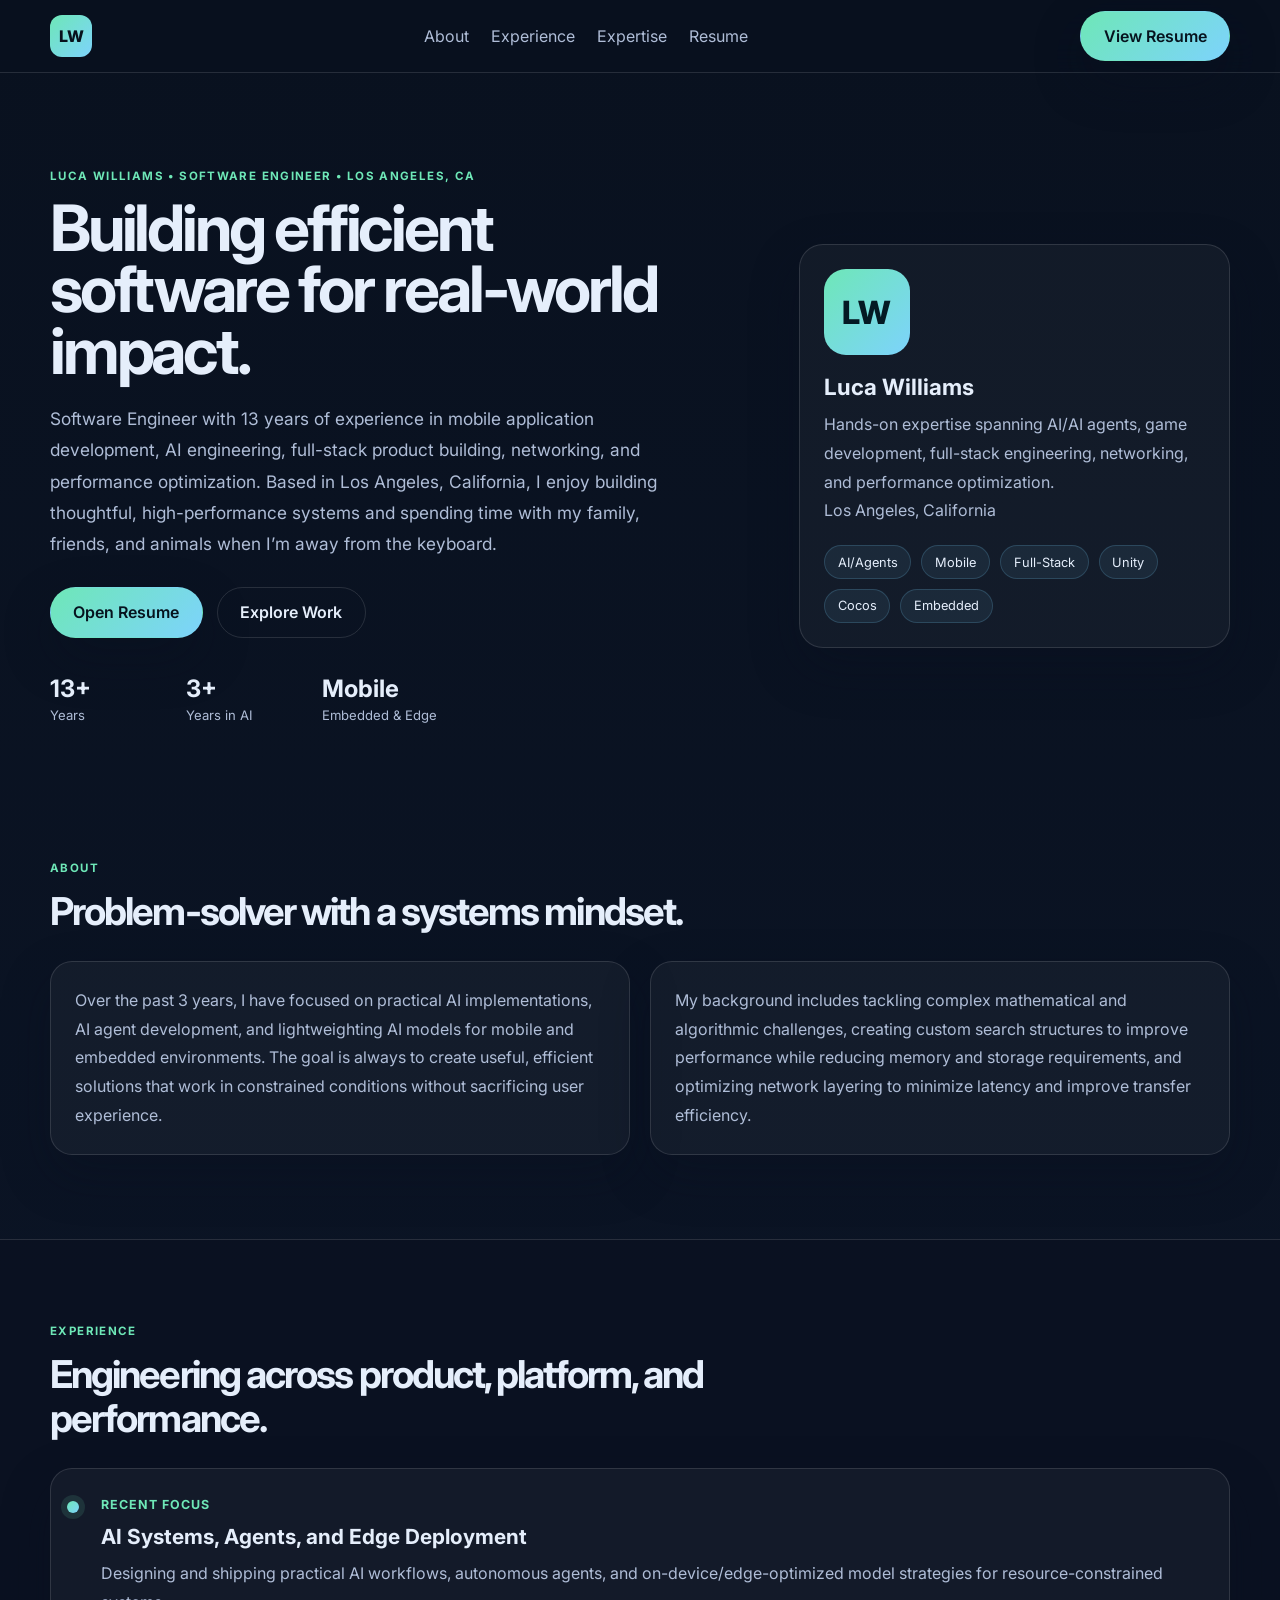
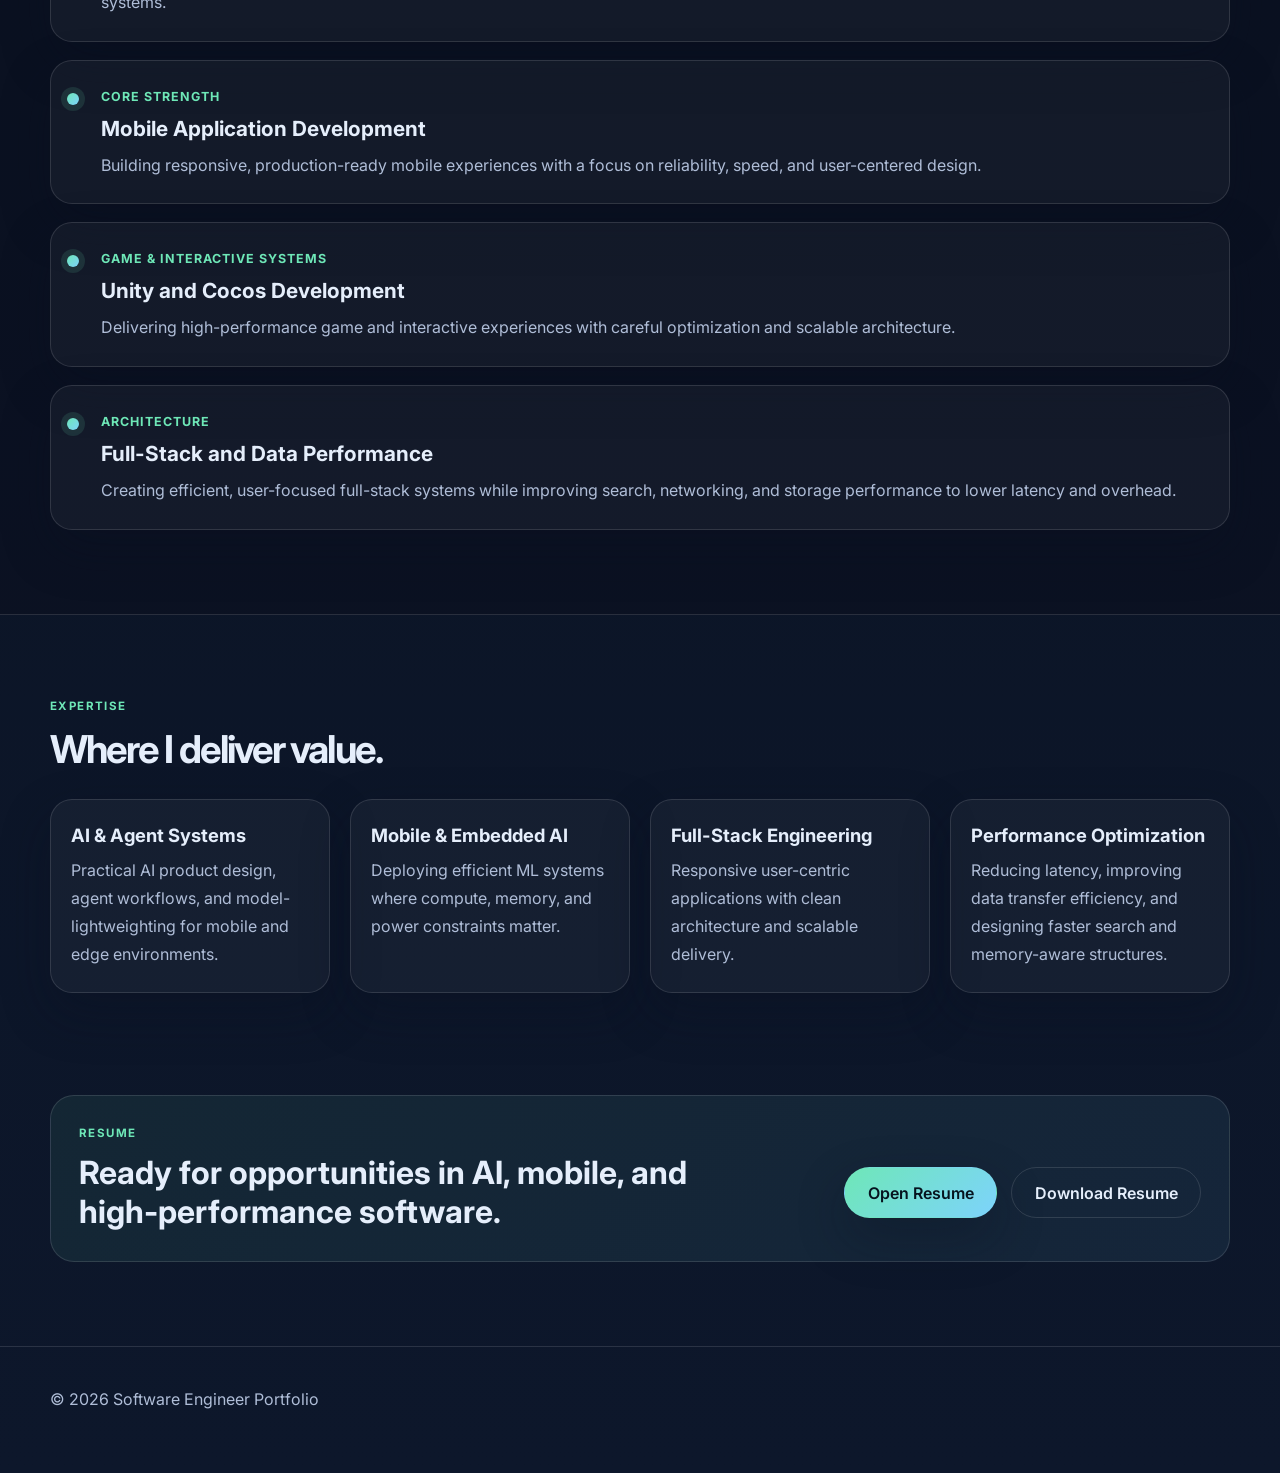
<file: index.html>
<!DOCTYPE html>
<html lang="en">
  <head>
    <meta charset="UTF-8" />
    <meta name="viewport" content="width=device-width, initial-scale=1.0" />
    <title>Software Engineer | Resume Portfolio</title>
    <meta
      name="description"
      content="Software Engineer portfolio and resume highlighting AI/agent systems, mobile engineering, full-stack development, and performance optimization."
    />
    <link rel="preconnect" href="https://fonts.googleapis.com" />
    <link rel="preconnect" href="https://fonts.gstatic.com" crossorigin />
    <link
      href="https://fonts.googleapis.com/css2?family=Inter:wght@400;500;600;700;800&display=swap"
      rel="stylesheet"
    />
    <link rel="stylesheet" href="styles.css" />
  </head>
  <body>
    <header class="site-header">
      <div class="container nav-wrap">
        <a class="brand" href="#top">LW</a>
        <nav class="main-nav" aria-label="Main navigation">
          <a href="#about">About</a>
          <a href="#experience">Experience</a>
          <a href="#expertise">Expertise</a>
          <a href="#resume">Resume</a>
        </nav>
        <a class="button button-primary" href="resume.html">View Resume</a>
      </div>
    </header>

    <main id="top">
      <section class="hero">
        <div class="container hero-grid">
          <div class="hero-copy">
            <p class="eyebrow">Luca Williams • Software Engineer • Los Angeles, CA</p>
            <h1>Building efficient software for real-world impact.</h1>
            <p class="lead">
              Software Engineer with 13 years of experience in mobile application development,
              AI engineering, full-stack product building, networking, and performance
              optimization. Based in Los Angeles, California, I enjoy building thoughtful,
              high-performance systems and spending time with my family, friends, and animals
              when I’m away from the keyboard.
            </p>
            <div class="cta-row">
              <a class="button button-primary" href="resume.html">Open Resume</a>
              <a class="button button-secondary" href="#experience">Explore Work</a>
            </div>
            <ul class="mini-stats" aria-label="Career summary">
              <li><strong>13+</strong><span>Years</span></li>
              <li><strong>3+</strong><span>Years in AI</span></li>
              <li><strong>Mobile</strong><span>Embedded & Edge</span></li>
            </ul>
          </div>

          <div class="profile-card" aria-label="Professional summary">
            <div class="avatar">LW</div>
            <h2>Luca Williams</h2>
            <p>
              Hands-on expertise spanning AI/AI agents, game development, full-stack
              engineering, networking, and performance optimization.
            </p>
            <p class="location-line">Los Angeles, California</p>
            <div class="tag-list">
              <span>AI/Agents</span>
              <span>Mobile</span>
              <span>Full-Stack</span>
              <span>Unity</span>
              <span>Cocos</span>
              <span>Embedded</span>
            </div>
          </div>
        </div>
      </section>

      <section id="about" class="section">
        <div class="container">
          <div class="section-heading">
            <p class="eyebrow">About</p>
            <h2>Problem-solver with a systems mindset.</h2>
          </div>
          <div class="about-grid">
            <div class="card">
              <p>
                Over the past 3 years, I have focused on practical AI implementations,
                AI agent development, and lightweighting AI models for mobile and embedded
                environments. The goal is always to create useful, efficient solutions that
                work in constrained conditions without sacrificing user experience.
              </p>
            </div>
            <div class="card">
              <p>
                My background includes tackling complex mathematical and algorithmic
                challenges, creating custom search structures to improve performance while
                reducing memory and storage requirements, and optimizing network layering to
                minimize latency and improve transfer efficiency.
              </p>
            </div>
          </div>
        </div>
      </section>

      <section id="experience" class="section alt-bg">
        <div class="container">
          <div class="section-heading">
            <p class="eyebrow">Experience</p>
            <h2>Engineering across product, platform, and performance.</h2>
          </div>

          <div class="timeline">
            <article class="timeline-item">
              <div class="timeline-dot"></div>
              <div class="timeline-content">
                <span class="timeline-period">Recent Focus</span>
                <h3>AI Systems, Agents, and Edge Deployment</h3>
                <p>
                  Designing and shipping practical AI workflows, autonomous agents, and
                  on-device/edge-optimized model strategies for resource-constrained systems.
                </p>
              </div>
            </article>

            <article class="timeline-item">
              <div class="timeline-dot"></div>
              <div class="timeline-content">
                <span class="timeline-period">Core Strength</span>
                <h3>Mobile Application Development</h3>
                <p>
                  Building responsive, production-ready mobile experiences with a focus on
                  reliability, speed, and user-centered design.
                </p>
              </div>
            </article>

            <article class="timeline-item">
              <div class="timeline-dot"></div>
              <div class="timeline-content">
                <span class="timeline-period">Game & Interactive Systems</span>
                <h3>Unity and Cocos Development</h3>
                <p>
                  Delivering high-performance game and interactive experiences with careful
                  optimization and scalable architecture.
                </p>
              </div>
            </article>

            <article class="timeline-item">
              <div class="timeline-dot"></div>
              <div class="timeline-content">
                <span class="timeline-period">Architecture</span>
                <h3>Full-Stack and Data Performance</h3>
                <p>
                  Creating efficient, user-focused full-stack systems while improving search,
                  networking, and storage performance to lower latency and overhead.
                </p>
              </div>
            </article>
          </div>
        </div>
      </section>

      <section id="expertise" class="section">
        <div class="container">
          <div class="section-heading">
            <p class="eyebrow">Expertise</p>
            <h2>Where I deliver value.</h2>
          </div>

          <div class="grid cards-4">
            <article class="feature-card">
              <h3>AI & Agent Systems</h3>
              <p>Practical AI product design, agent workflows, and model-lightweighting for mobile and edge environments.</p>
            </article>
            <article class="feature-card">
              <h3>Mobile & Embedded AI</h3>
              <p>Deploying efficient ML systems where compute, memory, and power constraints matter.</p>
            </article>
            <article class="feature-card">
              <h3>Full-Stack Engineering</h3>
              <p>Responsive user-centric applications with clean architecture and scalable delivery.</p>
            </article>
            <article class="feature-card">
              <h3>Performance Optimization</h3>
              <p>Reducing latency, improving data transfer efficiency, and designing faster search and memory-aware structures.</p>
            </article>
          </div>
        </div>
      </section>

      <section id="resume" class="section cta-section">
        <div class="container resume-box">
          <div>
            <p class="eyebrow">Resume</p>
            <h2>Ready for opportunities in AI, mobile, and high-performance software.</h2>
          </div>
          <div class="cta-row right-align">
            <a class="button button-primary" href="resume.html">Open Resume</a>
            <a class="button button-secondary" href="resume.txt" download>Download Resume</a>
          </div>
        </div>
      </section>
    </main>

    <footer class="site-footer">
      <div class="container footer-wrap">
        <p>© <span id="year"></span> Software Engineer Portfolio</p>
      </div>
    </footer>

    <script src="script.js"></script>
  </body>
</html>
</file>
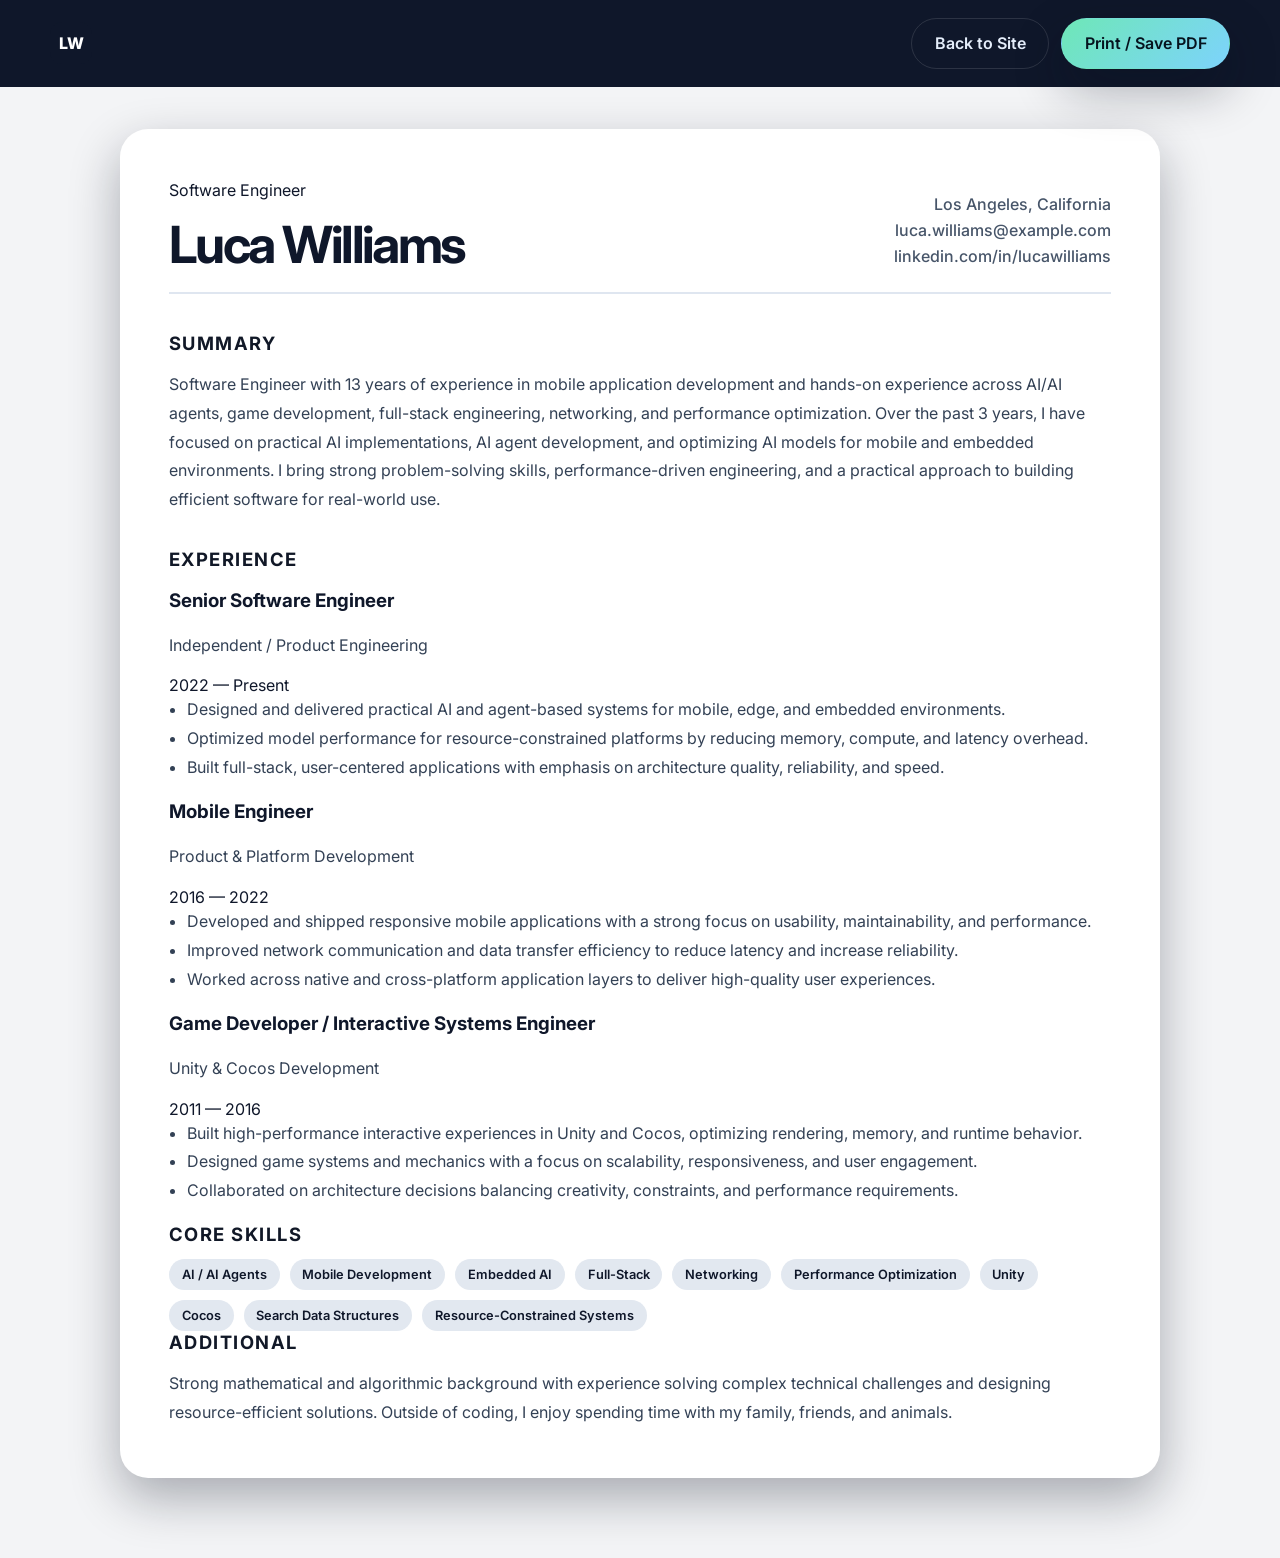
<file: resume.html>
<!DOCTYPE html>
<html lang="en">
  <head>
    <meta charset="UTF-8" />
    <meta name="viewport" content="width=device-width, initial-scale=1.0" />
    <title>Resume | Software Engineer</title>
    <meta
      name="description"
      content="Resume for a software engineer specializing in AI, mobile engineering, full-stack systems, and performance optimization."
    />
    <link rel="preconnect" href="https://fonts.googleapis.com" />
    <link rel="preconnect" href="https://fonts.gstatic.com" crossorigin />
    <link
      href="https://fonts.googleapis.com/css2?family=Inter:wght@400;500;600;700;800&display=swap"
      rel="stylesheet"
    />
    <link rel="stylesheet" href="styles.css" />
  </head>
  <body class="resume-page">
    <header class="resume-header">
      <div class="container resume-topbar">
        <a class="brand light" href="index.html">LW</a>
        <div class="header-actions">
          <a class="button button-secondary" href="index.html">Back to Site</a>
          <button class="button button-primary" onclick="window.print()">Print / Save PDF</button>
        </div>
      </div>
    </header>

    <main class="resume-main">
      <div class="container resume-sheet">
        <header class="resume-intro">
          <div>
            <p class="resume-role">Software Engineer</p>
            <h1>Luca Williams</h1>
          </div>
          <div class="resume-meta">
            <p>Los Angeles, California</p>
            <p>luca.williams@example.com</p>
            <p>linkedin.com/in/lucawilliams</p>
          </div>
        </header>

        <section class="resume-section">
          <h2>Summary</h2>
          <p>
            Software Engineer with 13 years of experience in mobile application development and
            hands-on experience across AI/AI agents, game development, full-stack engineering,
            networking, and performance optimization. Over the past 3 years, I have focused on
            practical AI implementations, AI agent development, and optimizing AI models for mobile
            and embedded environments. I bring strong problem-solving skills, performance-driven
            engineering, and a practical approach to building efficient software for real-world use.
          </p>
        </section>

        <section class="resume-section">
          <h2>Experience</h2>

          <article class="experience-item">
            <div class="job-header">
              <div>
                <h3>Senior Software Engineer</h3>
                <p class="job-company">Independent / Product Engineering</p>
              </div>
              <span class="job-date">2022 — Present</span>
            </div>
            <ul class="resume-list">
              <li>Designed and delivered practical AI and agent-based systems for mobile, edge, and embedded environments.</li>
              <li>Optimized model performance for resource-constrained platforms by reducing memory, compute, and latency overhead.</li>
              <li>Built full-stack, user-centered applications with emphasis on architecture quality, reliability, and speed.</li>
            </ul>
          </article>

          <article class="experience-item">
            <div class="job-header">
              <div>
                <h3>Mobile Engineer</h3>
                <p class="job-company">Product & Platform Development</p>
              </div>
              <span class="job-date">2016 — 2022</span>
            </div>
            <ul class="resume-list">
              <li>Developed and shipped responsive mobile applications with a strong focus on usability, maintainability, and performance.</li>
              <li>Improved network communication and data transfer efficiency to reduce latency and increase reliability.</li>
              <li>Worked across native and cross-platform application layers to deliver high-quality user experiences.</li>
            </ul>
          </article>

          <article class="experience-item">
            <div class="job-header">
              <div>
                <h3>Game Developer / Interactive Systems Engineer</h3>
                <p class="job-company">Unity & Cocos Development</p>
              </div>
              <span class="job-date">2011 — 2016</span>
            </div>
            <ul class="resume-list">
              <li>Built high-performance interactive experiences in Unity and Cocos, optimizing rendering, memory, and runtime behavior.</li>
              <li>Designed game systems and mechanics with a focus on scalability, responsiveness, and user engagement.</li>
              <li>Collaborated on architecture decisions balancing creativity, constraints, and performance requirements.</li>
            </ul>
          </article>
        </section>

        <section class="resume-section resume-grid">
          <div>
            <h2>Core Skills</h2>
            <div class="skill-grid">
              <span>AI / AI Agents</span>
              <span>Mobile Development</span>
              <span>Embedded AI</span>
              <span>Full-Stack</span>
              <span>Networking</span>
              <span>Performance Optimization</span>
              <span>Unity</span>
              <span>Cocos</span>
              <span>Search Data Structures</span>
              <span>Resource-Constrained Systems</span>
            </div>
          </div>

          <div>
            <h2>Additional</h2>
            <p class="muted-copy">
              Strong mathematical and algorithmic background with experience solving complex technical
              challenges and designing resource-efficient solutions. Outside of coding, I enjoy spending
              time with my family, friends, and animals.
            </p>
          </div>
        </section>
      </div>
    </main>

    <script src="script.js"></script>
  </body>
</html>
</file>
<file: styles.css>
:root {
  --bg: #0b1020;
  --bg-alt: #111827;
  --panel: rgba(17, 24, 39, 0.78);
  --panel-soft: #f3f6fb;
  --card: #ffffff;
  --text: #e5eefb;
  --muted: #afbdd7;
  --primary: #6ee7b7;
  --primary-strong: #34d399;
  --accent: #7dd3fc;
  --line: rgba(255, 255, 255, 0.12);
  --shadow: 0 20px 50px rgba(8, 15, 31, 0.32);
  --max-width: 1180px;
}

* {
  box-sizing: border-box;
}

html {
  scroll-behavior: smooth;
}

body {
  margin: 0;
  font-family: "Inter", sans-serif;
  background: linear-gradient(180deg, #09111f 0%, #0d172b 100%);
  color: var(--text);
}

img {
  max-width: 100%;
  display: block;
}

a {
  color: inherit;
  text-decoration: none;
}

button {
  font: inherit;
}

.container {
  width: min(var(--max-width), calc(100% - 32px));
  margin: 0 auto;
}

.site-header {
  position: sticky;
  top: 0;
  z-index: 10;
  backdrop-filter: blur(18px);
  background: rgba(9, 17, 31, 0.62);
  border-bottom: 1px solid var(--line);
}

.nav-wrap {
  display: flex;
  justify-content: space-between;
  align-items: center;
  min-height: 72px;
  gap: 20px;
}

.brand {
  display: inline-flex;
  align-items: center;
  justify-content: center;
  width: 42px;
  height: 42px;
  border-radius: 12px;
  background: linear-gradient(135deg, var(--primary), var(--accent));
  color: #07111c;
  font-weight: 800;
}

.brand.light {
  background: #0f172a;
  color: #ffffff;
}

.main-nav {
  display: flex;
  align-items: center;
  gap: 22px;
  color: var(--muted);
}

.main-nav a {
  transition: color 0.2s ease;
}

.main-nav a:hover {
  color: var(--text);
}

.button {
  display: inline-flex;
  align-items: center;
  justify-content: center;
  border: 1px solid transparent;
  border-radius: 999px;
  padding: 0.9rem 1.4rem;
  font-weight: 600;
  transition: transform 0.2s ease, opacity 0.2s ease;
  cursor: pointer;
}

.button:hover {
  transform: translateY(-1px);
}

.button-primary {
  background: linear-gradient(135deg, var(--primary), var(--accent));
  color: #06131e;
  box-shadow: var(--shadow);
}

.button-secondary {
  background: transparent;
  border-color: var(--line);
  color: var(--text);
}

.hero {
  padding: 96px 0 54px;
}

.hero-grid {
  display: grid;
  grid-template-columns: 1.25fr 0.75fr;
  gap: 30px;
  align-items: center;
}

.eyebrow {
  margin: 0 0 14px;
  color: var(--primary);
  font-weight: 700;
  letter-spacing: 0.12em;
  text-transform: uppercase;
  font-size: 0.72rem;
}

.eyebrow.dark {
  color: #0f172a;
}

.hero h1,
.section-heading h2,
.resume-intro h1,
.resume-section h2 {
  margin: 0;
  letter-spacing: -0.05em;
}

.hero h1 {
  font-size: clamp(2.7rem, 5vw, 5rem);
  line-height: 0.96;
  max-width: 680px;
}

.lead {
  font-size: 1.08rem;
  line-height: 1.8;
  color: var(--muted);
  max-width: 630px;
  margin: 22px 0 0;
}

.cta-row {
  display: flex;
  flex-wrap: wrap;
  gap: 14px;
  margin-top: 28px;
}

.mini-stats {
  list-style: none;
  display: flex;
  gap: 26px;
  flex-wrap: wrap;
  padding: 0;
  margin: 36px 0 0;
}

.mini-stats li {
  display: flex;
  flex-direction: column;
  gap: 4px;
  min-width: 110px;
}

.mini-stats strong {
  font-size: 1.5rem;
}

.mini-stats span {
  color: var(--muted);
  font-size: 0.82rem;
}

.profile-card {
  background: rgba(255, 255, 255, 0.04);
  border: 1px solid var(--line);
  border-radius: 24px;
  padding: 24px;
  box-shadow: var(--shadow);
}

.avatar {
  width: 86px;
  height: 86px;
  border-radius: 22px;
  display: grid;
  place-items: center;
  margin-bottom: 18px;
  background: linear-gradient(135deg, var(--primary), var(--accent));
  color: #041923;
  font-size: 2rem;
  font-weight: 800;
}

.profile-card h2 {
  margin: 0 0 10px;
  font-size: 1.4rem;
}

.profile-card p {
  margin: 0;
  color: var(--muted);
  line-height: 1.8;
}

.tag-list {
  display: flex;
  flex-wrap: wrap;
  gap: 10px;
  margin-top: 20px;
}

.tag-list span {
  background: rgba(125, 211, 252, 0.08);
  border: 1px solid rgba(125, 211, 252, 0.18);
  color: var(--text);
  border-radius: 999px;
  padding: 0.52rem 0.8rem;
  font-size: 0.8rem;
}

.section {
  padding: 84px 0;
}

.alt-bg {
  background: rgba(11, 16, 32, 0.7);
  border-top: 1px solid var(--line);
  border-bottom: 1px solid var(--line);
}

.section-heading {
  margin-bottom: 28px;
}

.section-heading h2 {
  font-size: clamp(2rem, 3vw, 3rem);
  line-height: 1.15;
  max-width: 760px;
}

.about-grid {
  display: grid;
  grid-template-columns: repeat(2, minmax(0, 1fr));
  gap: 20px;
}

.card,
.feature-card,
.timeline-item,
.resume-sheet {
  background: rgba(255, 255, 255, 0.04);
  border: 1px solid var(--line);
  border-radius: 22px;
  box-shadow: var(--shadow);
}

.card {
  padding: 24px;
}

.card p {
  margin: 0;
  color: var(--muted);
  line-height: 1.8;
}

.timeline {
  display: grid;
  gap: 18px;
}

.timeline-item {
  position: relative;
  display: grid;
  grid-template-columns: 16px 1fr;
  gap: 18px;
  padding: 24px 22px 24px 16px;
}

.timeline-dot {
  position: relative;
  width: 12px;
  height: 12px;
  margin-top: 8px;
  border-radius: 50%;
  background: linear-gradient(135deg, var(--primary), var(--accent));
  box-shadow: 0 0 0 6px rgba(110, 231, 183, 0.12);
}

.timeline-content h3 {
  margin: 0 0 10px;
  font-size: 1.3rem;
}

.timeline-period {
  display: inline-block;
  color: var(--primary);
  font-size: 0.78rem;
  font-weight: 700;
  letter-spacing: 0.08em;
  text-transform: uppercase;
  margin-bottom: 12px;
}

.timeline-content p {
  margin: 0;
  color: var(--muted);
  line-height: 1.8;
}

.grid {
  display: grid;
  gap: 20px;
}

.cards-4 {
  grid-template-columns: repeat(4, minmax(0, 1fr));
}

.feature-card {
  padding: 24px 20px;
}

.feature-card h3 {
  margin: 0 0 10px;
  font-size: 1.15rem;
}

.feature-card p {
  margin: 0;
  color: var(--muted);
  line-height: 1.75;
}

.cta-section {
  padding-top: 18px;
}

.resume-box {
  display: flex;
  align-items: center;
  justify-content: space-between;
  gap: 20px;
  border: 1px solid var(--line);
  background: linear-gradient(135deg, rgba(110, 231, 183, 0.08), rgba(125, 211, 252, 0.08));
  border-radius: 24px;
  padding: 30px 28px;
}

.resume-box h2 {
  margin: 0;
  font-size: clamp(1.8rem, 2.5vw, 2.5rem);
  max-width: 620px;
  line-height: 1.2;
}

.right-align {
  justify-content: flex-end;
}

.site-footer {
  border-top: 1px solid var(--line);
  padding: 26px 0 48px;
}

.footer-wrap {
  color: var(--muted);
}

.resume-page {
  background: #f3f4f6;
  color: #0f172a;
}

.resume-header {
  background: #0f172a;
  padding: 18px 0;
}

.resume-topbar {
  display: flex;
  justify-content: space-between;
  align-items: center;
  gap: 18px;
}

.header-actions {
  display: flex;
  gap: 12px;
  flex-wrap: wrap;
}

.resume-main {
  padding: 42px 0 80px;
}

.resume-sheet {
  background: #ffffff;
  border-radius: 28px;
  padding: 34px 48px;
  max-width: 1040px;
  margin: 0 auto;
}

.resume-intro {
  display: flex;
  justify-content: space-between;
  gap: 20px;
  align-items: end;
  border-bottom: 2px solid #dfe6f0;
  padding-bottom: 20px;
  margin-bottom: 20px;
}

.resume-intro h1 {
  font-size: clamp(2.1rem, 4vw, 3.3rem);
  line-height: 1.1;
}

.resume-meta {
  text-align: right;
  color: #475569;
  font-weight: 500;
}

.resume-meta p {
  margin: 0 0 6px;
}

.resume-section {
  padding-top: 18px;
}

.resume-section h2 {
  font-size: 1.15rem;
  margin-bottom: 14px;
  text-transform: uppercase;
  letter-spacing: 0.08em;
  color: #111827;
}

.resume-section p,
.resume-section li {
  color: #334155;
  line-height: 1.8;
}

.resume-list {
  margin: 0;
  padding-left: 18px;
}

.skill-grid {
  display: flex;
  flex-wrap: wrap;
  gap: 10px;
}

.skill-grid span {
  display: inline-block;
  background: #e2e8f0;
  border-radius: 999px;
  padding: 0.5rem 0.8rem;
  color: #0f172a;
  font-weight: 600;
  font-size: 0.8rem;
}

.experience-block + .experience-block {
  margin-top: 16px;
}

.experience-block h3 {
  margin: 0 0 8px;
  color: #0f172a;
}

@media (max-width: 860px) {
  .hero-grid,
  .about-grid,
  .cards-4,
  .resume-box,
  .resume-intro {
    grid-template-columns: 1fr;
    display: grid;
  }

  .resume-box {
    display: grid;
  }

  .cta-row {
    justify-content: flex-start;
  }

  .main-nav {
    display: none;
  }

  .resume-sheet {
    padding: 24px 20px;
  }

  .resume-meta {
    text-align: left;
  }
}

@media (print) {
  .resume-header,
  .button,
  .brand.light {
    display: none !important;
  }

  body {
    background: #fff;
  }

  .resume-sheet {
    box-shadow: none;
    border: none;
    padding: 0;
  }
}
</file>
